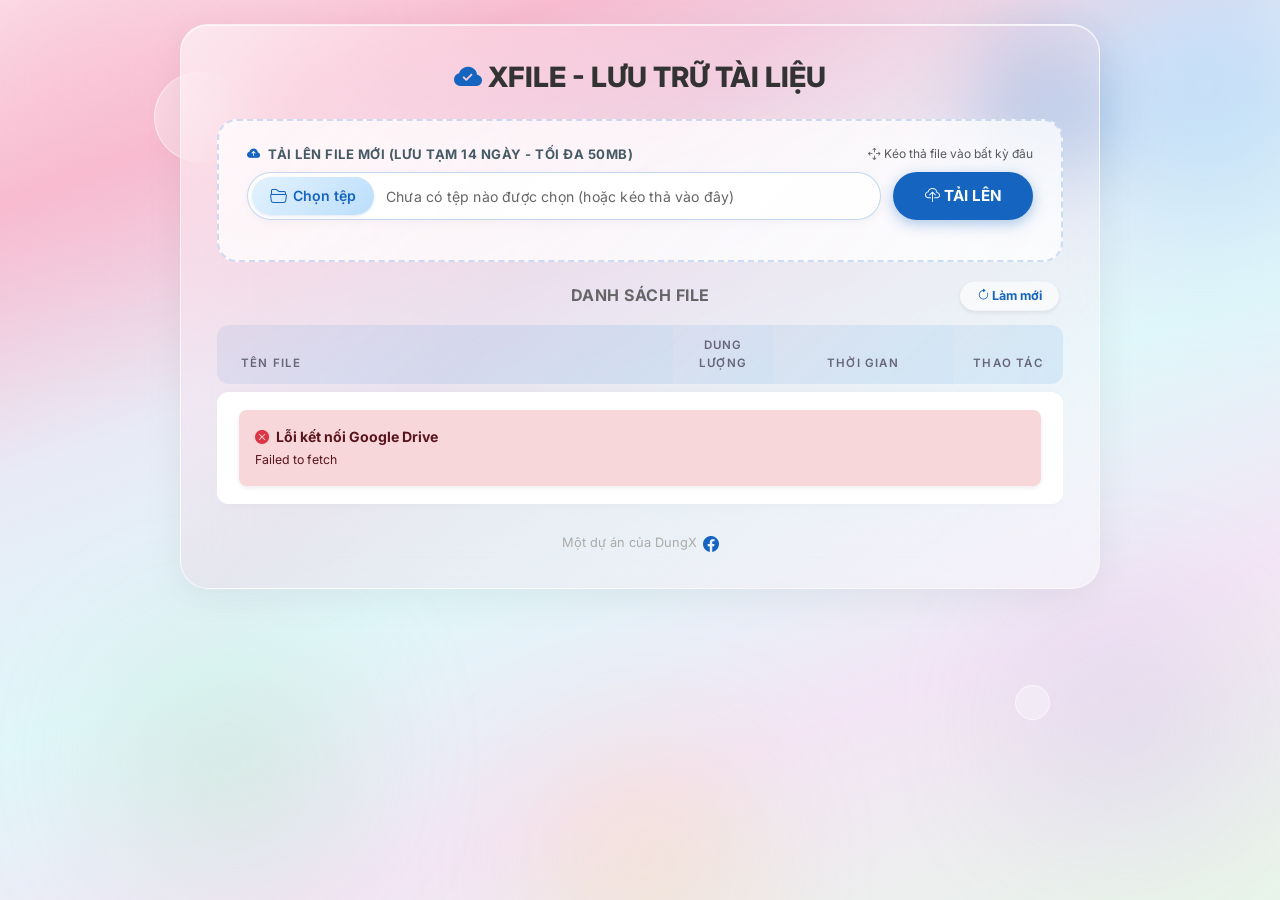
<file: project/upfile/index.html>
<!DOCTYPE html>
<html lang="vi">

<head>
  <base target="_top">
  <meta charset="UTF-8">
  <meta name="viewport" content="width=device-width, initial-scale=1.0, maximum-scale=1.0, user-scalable=no">
  <title>Kho Lưu Trữ File</title>
  <link href="https://fonts.googleapis.com/css2?family=Inter:wght@300;400;500;600;700;800&display=swap"
    rel="stylesheet">
  <link href="https://cdn.jsdelivr.net/npm/bootstrap@5.3.0/dist/css/bootstrap.min.css" rel="stylesheet">
  <link rel="stylesheet" href="https://cdn.jsdelivr.net/npm/bootstrap-icons@1.10.5/font/bootstrap-icons.css">
  <style>
    *,
    *::before,
    *::after {
      box-sizing: border-box;
    }

    body {
      margin: 0;
      padding: 0;
      min-height: 100vh;
      font-family: 'Inter', sans-serif;
      color: #333;
      background: linear-gradient(160deg, #fce4ec 0%, #f8bbd0 15%, #e8eaf6 35%, #e0f7fa 55%, #f3e5f5 75%, #e8f5e9 100%);
      display: flex;
      align-items: flex-start;
      justify-content: center;
      overflow-x: hidden;
      overflow-y: auto;
      position: relative;
    }

    /* Floating blobs (GPU accelerated) */
    .blob {
      position: fixed;
      border-radius: 50%;
      filter: blur(80px);
      opacity: 0.5;
      pointer-events: none;
      z-index: 0;
      transform: translate3d(0, 0, 0);
      will-change: transform;
    }

    .blob-1 {
      width: 320px;
      height: 320px;
      background: #f8bbd0;
      top: -80px;
      left: -60px;
      opacity: 0.45;
    }

    .blob-2 {
      width: 250px;
      height: 250px;
      background: #90caf9;
      top: -40px;
      right: -50px;
      opacity: 0.5;
    }

    .blob-3 {
      width: 200px;
      height: 200px;
      background: #a5d6a7;
      bottom: 40px;
      left: 10%;
      opacity: 0.35;
    }

    .blob-4 {
      width: 140px;
      height: 140px;
      background: #ffcc80;
      bottom: -30px;
      left: 45%;
      opacity: 0.55;
    }

    .blob-5 {
      width: 180px;
      height: 180px;
      background: #b39ddb;
      bottom: 10%;
      right: 5%;
      opacity: 0.3;
    }

    .blob-6 {
      width: 100px;
      height: 100px;
      background: #1565c0;
      top: 60px;
      right: 15%;
      opacity: 0.55;
      filter: blur(40px);
      border-radius: 50%;
    }

    /* Floating circles (GPU accelerated) */
    .circle-deco {
      position: fixed;
      border-radius: 50%;
      pointer-events: none;
      z-index: 1;
      background: rgba(255, 255, 255, 0.35);
      border: 1px solid rgba(255, 255, 255, 0.5);
      will-change: transform;
      transform: translate3d(0, 0, 0);
    }

    .circle-1 {
      width: 90px;
      height: 90px;
      top: 8%;
      left: 12%;
      animation: floatUp 8s ease-in-out infinite;
    }

    .circle-2 {
      width: 50px;
      height: 50px;
      top: 15%;
      left: 25%;
      animation: floatUp 6s ease-in-out infinite 1s;
    }

    .circle-3 {
      width: 35px;
      height: 35px;
      bottom: 20%;
      right: 18%;
      animation: floatUp 7s ease-in-out infinite 2s;
    }

    @keyframes floatUp {

      0%,
      100% {
        transform: translateY(0);
      }

      50% {
        transform: translateY(-18px);
      }
    }

    /* Glass container */
    .glass-container {
      background: linear-gradient(135deg, rgba(255, 255, 255, 0.55) 0%, rgba(248, 187, 208, 0.2) 40%, rgba(255, 255, 255, 0.45) 100%);
      box-shadow: 0 8px 40px rgba(0, 0, 0, 0.06), inset 0 1px 0 rgba(255, 255, 255, 0.7);
      backdrop-filter: blur(30px);
      -webkit-backdrop-filter: blur(30px);
      border-radius: 28px;
      border: 1px solid rgba(255, 255, 255, 0.65);
      padding: 36px;
      width: 100%;
      max-width: 920px;
      margin: 24px 16px;
      position: relative;
      z-index: 10;
    }

    /* Upload card */
    .upload-card {
      background: rgba(255, 255, 255, 0.75);
      border: 2px dashed rgba(21, 101, 192, 0.2);
      border-radius: 20px;
      padding: 24px 28px;
      margin-bottom: 24px;
      transition: all 0.25s ease;
    }

    .upload-card.dragover {
      border-color: #1565c0;
      background: rgba(21, 101, 192, 0.08);
      box-shadow: 0 8px 30px rgba(21, 101, 192, 0.18);
      transform: scale(1.008);
    }

    /* Primary button - matches the blue pill in the image */
    .btn-primary-pill {
      background: #1565c0;
      border: none;
      color: #fff;
      padding: 14px 28px;
      border-radius: 50px;
      width: 100%;
      font-weight: 700;
      font-size: 0.95rem;
      cursor: pointer;
      transition: all 0.25s;
      box-shadow: 0 4px 16px rgba(21, 101, 192, 0.3);
    }

    .btn-primary-pill:hover {
      transform: translateY(-2px);
      box-shadow: 0 8px 24px rgba(21, 101, 192, 0.4);
    }

    .btn-primary-pill:active {
      transform: translateY(0);
    }

    .btn-primary-pill:disabled {
      opacity: 0.6;
      cursor: not-allowed;
      transform: none;
    }

    /* Action buttons */
    .btn-action {
      border: none;
      min-width: 34px;
      height: 34px;
      border-radius: 10px;
      display: inline-flex;
      align-items: center;
      justify-content: center;
      cursor: pointer;
      font-size: 0.85rem;
      transition: all 0.2s;
      text-decoration: none;
    }

    .action-group {
      display: flex;
      gap: 8px;
      align-items: center;
      justify-content: center;
      flex-direction: row;
    }

    .btn-dl {
      background: rgba(21, 101, 192, 0.1);
      color: #1565c0;
    }

    .btn-dl:hover {
      background: #1565c0;
      color: #fff;
    }

    .btn-del {
      background: rgba(255, 152, 0, 0.1);
      color: #f57c00;
    }

    .btn-del:hover {
      background: #f57c00;
      color: #fff;
    }

    /* No inner scroll - page scrolls naturally */
    .file-list-wrap {
      overflow: visible;
    }

    /* Table (desktop) */
    .table-glass {
      border-collapse: separate;
      border-spacing: 0 8px;
      width: 100%;
    }

    .table-glass thead th {
      border: none;
      color: #667;
      font-weight: 600;
      font-size: 0.72rem;
      text-transform: uppercase;
      letter-spacing: 1.2px;
      padding: 12px 16px;
      text-align: center;
      background: linear-gradient(135deg, rgba(21, 101, 192, 0.08), rgba(30, 136, 229, 0.12));
    }

    .table-glass thead th:first-child {
      border-radius: 12px 0 0 12px;
    }

    .table-glass thead th:last-child {
      border-radius: 0 12px 12px 0;
    }

    .table-glass tbody tr {
      background: rgba(255, 255, 255, 0.75);
      box-shadow: 0 1px 8px rgba(0, 0, 0, 0.03);
      transition: all 0.2s;
      border-radius: 12px;
    }

    .table-glass tbody tr:hover {
      background: rgba(21, 101, 192, 0.05);
    }

    .table-glass td {
      border: none;
      padding: 10px 14px;
      vertical-align: middle;
      font-size: 0.88rem;
      text-align: center;
    }

    .table-glass td:first-child {
      border-radius: 12px 0 0 12px;
      text-align: left;
    }

    .table-glass td:last-child {
      border-radius: 0 12px 12px 0;
    }

    .table-glass td:only-child {
      border-radius: 12px;
    }

    .filename-cell {
      padding-left: 20px !important;
      vertical-align: middle;
      max-width: 380px;
    }

    .filename-wrap {
      display: inline-flex;
      align-items: center;
      gap: 10px;
      width: 100%;
      white-space: nowrap;
    }

    .filename-wrap i {
      flex-shrink: 0;
      font-size: 1.25rem;
      display: inline-flex;
      align-items: center;
      line-height: 1;
      margin: 0 !important;
    }

    .filename-wrap .fname {
      white-space: nowrap;
      overflow: hidden;
      text-overflow: ellipsis;
      font-weight: 600;
      color: #2c3e50;
      font-size: 0.9rem;
    }

    /* Mobile cards - compact */
    .file-card {
      background: rgba(255, 255, 255, 0.75);
      border-radius: 16px;
      padding: 16px 18px;
      margin-bottom: 12px;
      box-shadow: 0 1px 8px rgba(0, 0, 0, 0.03);
      display: none;
    }

    .file-card-name {
      font-weight: 600;
      font-size: 0.88rem;
      color: #2c3e50;
      margin-bottom: 8px;
      display: flex;
      align-items: center;
      gap: 10px;
      white-space: nowrap;
      overflow: hidden;
    }

    .file-card-name i {
      flex-shrink: 0;
      font-size: 1.25rem;
      display: inline-flex;
      align-items: center;
      line-height: 1;
      margin: 0 !important;
    }

    .file-card-name .fname {
      white-space: nowrap;
      overflow: hidden;
      text-overflow: ellipsis;
    }

    .file-card-meta {
      display: flex;
      gap: 14px;
      font-size: 0.74rem;
      color: #999;
      margin-bottom: 8px;
    }

    .file-card-actions {
      display: flex;
      flex-direction: row;
      gap: 10px;
    }

    /* Responsive */
    @media(max-width:640px) {
      body {
        align-items: flex-start;
      }

      .glass-container {
        margin: 10px 8px;
        padding: 22px 16px;
        border-radius: 22px;
      }

      .upload-card {
        padding: 20px 14px;
      }

      .page-title {
        font-size: 1.1rem !important;
      }

      .desktop-table {
        display: none !important;
      }

      .file-card {
        display: block !important;
      }

      .mobile-cards {
        display: block !important;
      }

      .blob {
        opacity: 0.3;
      }
    }

    @media(min-width:641px) {
      .mobile-cards {
        display: none !important;
      }
    }

    /* Misc */
    .section-header {
      display: flex;
      justify-content: center;
      align-items: center;
      margin-bottom: 12px;
      padding: 0 4px;
      position: relative;
    }

    .section-header .btn-refresh {
      position: absolute;
      right: 4px;
      top: 50%;
      transform: translateY(-50%);
    }

    .badge-count {
      background: #1565c0;
      color: #fff;
      font-size: 0.68rem;
      font-weight: 700;
      padding: 3px 10px;
      border-radius: 20px;
      margin-left: 8px;
    }

    .empty-state {
      text-align: center;
      padding: 40px 20px;
      color: #bbb;
    }

    .empty-state i {
      font-size: 2.5rem;
      margin-bottom: 10px;
      display: block;
      opacity: 0.4;
    }

    .footer-text {
      text-align: center;
      margin-top: 8px;
      margin-bottom: 0;
      color: #aaa;
      font-size: 0.8rem;
      display: flex;
      align-items: center;
      justify-content: center;
      gap: 6px;
      line-height: 1;
    }

    .footer-text a {
      color: #1565c0;
      font-size: 1rem;
      transition: opacity 0.2s;
      text-decoration: none;
      display: inline-flex;
    }

    .footer-text a:hover {
      opacity: 0.7;
    }

    .upload-controls-row {
      display: flex;
      gap: 12px;
      align-items: center;
      width: 100%;
    }

    /* Custom File Picker Component (Thay thế hoàn toàn input file mặc định) */
    .custom-file-picker {
      flex: 1 1 auto;
      min-width: 0;
      height: 48px;
      background: rgba(255, 255, 255, 0.9);
      border: 1.5px solid rgba(21, 101, 192, 0.25);
      border-radius: 50px;
      padding: 0 16px 0 4px;
      display: flex;
      align-items: center;
      gap: 12px;
      cursor: pointer;
      transition: all 0.25s ease;
      box-shadow: 0 2px 8px rgba(0, 0, 0, 0.04);
      user-select: none;
      box-sizing: border-box;
    }

    .custom-file-picker:hover {
      border-color: #1565c0;
      background: #ffffff;
      box-shadow: 0 4px 16px rgba(21, 101, 192, 0.18);
      transform: translateY(-1px);
    }

    .picker-btn {
      flex: 0 0 auto;
      height: 38px;
      background: linear-gradient(135deg, #e3f2fd, #bbdefb);
      color: #1565c0;
      font-weight: 600;
      font-size: 0.88rem;
      padding: 0 18px;
      border-radius: 50px;
      display: inline-flex;
      align-items: center;
      justify-content: center;
      gap: 6px;
      line-height: 1;
      margin: 0;
      box-shadow: 0 1px 3px rgba(21, 101, 192, 0.15);
      transition: all 0.25s ease;
    }

    .picker-btn i {
      font-size: 1.05rem;
      line-height: 1;
      margin: 0 !important;
      display: inline-flex;
      align-items: center;
    }

    .custom-file-picker:hover .picker-btn {
      background: linear-gradient(135deg, #1565c0, #1976d2);
      color: #ffffff;
    }

    .picker-text {
      flex: 1 1 auto;
      min-width: 0;
      font-size: 0.88rem;
      color: #666;
      letter-spacing: 0.2px;
    }

    .picker-text.has-files {
      color: #1565c0;
      font-weight: 600;
    }

    .picker-clear-btn {
      flex: 0 0 auto;
      border: none;
      background: transparent;
      color: #999;
      padding: 2px;
      cursor: pointer;
      display: inline-flex;
      align-items: center;
      font-size: 1.15rem;
      transition: color 0.2s ease, transform 0.2s ease;
    }

    .picker-clear-btn:hover {
      color: #d32f2f;
      transform: scale(1.15);
    }

    #btnUpload {
      flex: 0 0 auto;
      width: auto;
      min-width: 140px;
      height: 48px;
      padding: 0 24px;
      white-space: nowrap;
      display: inline-flex;
      align-items: center;
      justify-content: center;
      border-radius: 50px;
      font-size: 0.95rem;
      box-shadow: 0 4px 14px rgba(21, 101, 192, 0.35);
    }

    @media (max-width: 576px) {
      .upload-controls-row {
        flex-direction: column;
        align-items: stretch;
      }
      #btnUpload {
        width: 100%;
      }
    }

    @keyframes fadeUp {
      from {
        opacity: 0;
        transform: translateY(16px);
      }

      to {
        opacity: 1;
        transform: translateY(0);
      }
    }

    .fade-up {
      animation: fadeUp 0.5s ease forwards;
    }
  </style>
</head>

<body>
  <!-- Decorative blobs -->
  <div class="blob blob-1"></div>
  <div class="blob blob-2"></div>
  <div class="blob blob-3"></div>
  <div class="blob blob-4"></div>
  <div class="blob blob-5"></div>
  <div class="blob blob-6"></div>
  <div class="circle-deco circle-1"></div>
  <div class="circle-deco circle-2"></div>
  <div class="circle-deco circle-3"></div>

  <div class="glass-container fade-up">
    <div class="text-center mb-4">
      <h3 class="page-title" style="font-weight:800;color:#333;margin:0;">
        <i class="bi bi-cloud-check-fill" style="color:#1565c0;"></i> XFILE - LƯU TRỮ TÀI LIỆU
      </h3>
    </div>

    <!-- UPLOAD -->
    <div class="upload-card" id="dropZone">
      <div class="d-flex justify-content-between align-items-center mb-2">
        <label class="form-label fw-bold mb-0" style="font-size:0.82rem;letter-spacing:0.5px;color:#455a64;">
          <i class="bi bi-cloud-arrow-up-fill me-1" style="color:#1565c0;"></i> TẢI LÊN FILE MỚI (LƯU TẠM 14 NGÀY - TỐI ĐA 50MB)
        </label>
        <span class="text-muted small d-none d-sm-inline" style="font-size:0.75rem;"><i class="bi bi-arrows-move me-1"></i>Kéo thả file vào bất kỳ đâu</span>
      </div>
      <div class="upload-controls-row">
        <!-- Native file input (ẩn hoàn toàn để chặn 100% tooltip mặc định của trình duyệt) -->
        <input type="file" id="fileInput" class="d-none" multiple>

        <!-- Custom styled file picker -->
        <div class="custom-file-picker" id="customFilePicker" onclick="document.getElementById('fileInput').click()" title="Nhấn để chọn file">
          <div class="picker-btn">
            <i class="bi bi-folder2-open me-1"></i> Chọn tệp
          </div>
          <div class="picker-text text-truncate" id="pickerText">
            Chưa có tệp nào được chọn (hoặc kéo thả vào đây)
          </div>
          <button type="button" class="picker-clear-btn d-none" id="pickerClearBtn" onclick="clearSelectedFiles(event)" title="Hủy chọn">
            <i class="bi bi-x-circle-fill"></i>
          </button>
        </div>

        <button onclick="handleUploadBatch()" class="btn-primary-pill" id="btnUpload">
          <i class="bi bi-cloud-upload me-1"></i>TẢI LÊN
        </button>
      </div>
      <div id="progressContainer" class="mt-3" style="display:none;">
        <div class="d-flex justify-content-between small mb-2">
          <span id="progressText" class="fw-bold text-primary">Đang tải...</span>
          <span id="currentFileName" class="text-secondary fst-italic text-truncate" style="max-width:50%;"></span>
        </div>
        <div class="progress" style="height:6px;border-radius:10px;background:rgba(0,0,0,0.06);overflow:hidden;">
          <div id="progressBar" class="progress-bar progress-bar-striped progress-bar-animated" role="progressbar"
            style="width:0%;background:linear-gradient(90deg,#1565c0,#42a5f5);transition:width 0.3s;border-radius:10px;"></div>
        </div>
      </div>
      <div id="status" class="mt-3"></div>
    </div>

    <!-- FILE LIST -->
    <div class="section-header">
      <h6 class="m-0 fw-bold" style="font-size:1rem;letter-spacing:0.5px;color:#666;">
        DANH SÁCH FILE <span id="fileCount" class="badge-count" style="display:none;">0</span>
      </h6>
      <button onclick="loadFiles()" class="btn btn-light btn-sm shadow-sm fw-bold rounded-pill px-3 btn-refresh"
        style="font-size:0.78rem;color:#1565c0;">
        <i class="bi bi-arrow-clockwise"></i> Làm mới
      </button>
    </div>

    <div class="file-list-wrap">
      <div class="table-responsive" style="overflow-x:auto;-webkit-overflow-scrolling:touch;">
        <table class="table table-glass desktop-table">
          <thead>
            <tr>
              <th style="text-align:left;padding-left:24px;">Tên File</th>
              <th style="width:100px;text-align:center;">Dung lượng</th>
              <th style="width:180px;text-align:center;">Thời gian</th>
              <th style="width:110px;text-align:center;">Thao tác</th>
            </tr>
          </thead>
          <tbody id="fileTableBody"></tbody>
        </table>
      </div>
      <div class="mobile-cards" id="fileCardContainer"></div>
    </div>

    <div class="footer-text">Một dự án của DungX <a href="https://www.facebook.com/tangocdungx" target="_blank"
        title="Facebook"><i class="bi bi-facebook"></i></a></div>
  </div>

  <script>
    // --- CẤU HÌNH API ---
    // Dán URL Web App bạn nhận được sau khi Deploy Google Apps Script vào đây:
    const API_URL = "https://script.google.com/macros/s/AKfycbwhoBwBvunUxUZmhGtQEicOOSiCHdMh6X06BGqI-KYLUm-tE7H8eBMtFgGdIH5SbXug/exec";

    window.onload = function () {
      loadFiles();
      setupDragDrop();
      setupFilePicker();
    };

    function checkConfig() {
      if (!API_URL || API_URL.includes("DÁN_URL")) {
        return false;
      }
      return true;
    }

    /* Quản lý Custom File Picker (Không dùng tooltip và nút mặc định của trình duyệt) */
    function setupFilePicker() {
      var input = document.getElementById('fileInput');
      if (input) {
        input.addEventListener('change', updateFilePickerUI);
      }
    }

    function updateFilePickerUI() {
      var input = document.getElementById('fileInput');
      var textEl = document.getElementById('pickerText');
      var clearBtn = document.getElementById('pickerClearBtn');
      if (!input || !textEl) return;
      var files = input.files;

      if (!files || files.length === 0) {
        textEl.innerHTML = '<span class="text-muted">Chưa có tệp nào được chọn (hoặc kéo thả vào đây)</span>';
        textEl.classList.remove('has-files');
        if (clearBtn) clearBtn.classList.add('d-none');
      } else if (files.length === 1) {
        var sz = (files[0].size / 1024 / 1024).toFixed(2);
        var icon = getFileIcon(files[0].name);
        textEl.innerHTML = '<span class="d-inline-flex align-items-center gap-2 text-truncate" style="max-width:100%;white-space:nowrap;">'
          + icon
          + '<span class="text-truncate fw-semibold" style="color:#1565c0;">' + files[0].name + '</span>'
          + '<small class="text-muted flex-shrink-0 ms-1">(' + sz + ' MB)</small>'
          + '</span>';
        textEl.classList.add('has-files');
        if (clearBtn) clearBtn.classList.remove('d-none');
      } else {
        var totalSize = 0;
        for (var i = 0; i < files.length; i++) totalSize += files[i].size;
        var totalSzMb = (totalSize / 1024 / 1024).toFixed(2);
        textEl.innerHTML = '<span class="d-inline-flex align-items-center gap-2 text-truncate" style="max-width:100%;white-space:nowrap;">'
          + '<i class="bi bi-collection-fill text-primary"></i>'
          + '<span class="text-truncate fw-semibold" style="color:#1565c0;">Đã chọn ' + files.length + ' tệp</span>'
          + '<small class="text-muted flex-shrink-0 ms-1">(' + totalSzMb + ' MB)</small>'
          + '</span>';
        textEl.classList.add('has-files');
        if (clearBtn) clearBtn.classList.remove('d-none');
      }
    }

    function clearSelectedFiles(e) {
      if (e) e.stopPropagation();
      var input = document.getElementById('fileInput');
      if (input) input.value = "";
      updateFilePickerUI();
    }

    function setupDragDrop() {
      var dz = document.getElementById('dropZone');
      ['dragenter', 'dragover'].forEach(function (ev) {
        dz.addEventListener(ev, function (e) { e.preventDefault(); dz.classList.add('dragover'); });
      });
      ['dragleave', 'drop'].forEach(function (ev) {
        dz.addEventListener(ev, function (e) { e.preventDefault(); dz.classList.remove('dragover'); });
      });
      dz.addEventListener('drop', function (e) {
        if (e.dataTransfer.files.length > 0) {
          document.getElementById('fileInput').files = e.dataTransfer.files;
          updateFilePickerUI();
        }
      });
    }

    async function handleUploadBatch() {
      if (!checkConfig()) {
        alert("Chưa cấu hình API_URL! Vui lòng mở file index.html và dán link Web App của Google Apps Script.");
        return;
      }
      var fileInput = document.getElementById('fileInput');
      var files = fileInput.files;
      if (files.length === 0) { alert("Chưa chọn file!"); return; }
      var btn = document.getElementById('btnUpload');
      var pc = document.getElementById('progressContainer');
      var pb = document.getElementById('progressBar');
      var pt = document.getElementById('progressText');
      var cf = document.getElementById('currentFileName');
      var st = document.getElementById('status');
      btn.disabled = true;
      btn.innerHTML = '<span class="spinner-border spinner-border-sm me-1"></span>Đang tải...';
      pc.style.display = 'block'; st.innerHTML = "";
      var total = files.length, ok = 0, fail = 0, failed = [];
      for (var i = 0; i < total; i++) {
        cf.innerHTML = '<span class="d-inline-flex align-items-center gap-1 text-truncate" style="max-width:100%;white-space:nowrap;">'
          + getFileIcon(files[i].name)
          + '<span class="text-truncate">' + files[i].name + '</span>'
          + '</span>';
        try {
          await uploadSingleFilePromise(files[i]);
          ok++;
        } catch (err) {
          fail++;
          failed.push(files[i].name + " (" + err + ")");
        }
        pb.style.width = Math.round(((i + 1) / total) * 100) + "%";
        pt.innerText = 'Hoàn thành ' + (i + 1) + '/' + total;
      }
      btn.disabled = false;
      btn.innerHTML = '<i class="bi bi-cloud-upload me-1"></i>TẢI LÊN';
      cf.innerText = ""; pc.style.display = 'none'; pb.style.width = "0%"; 
      fileInput.value = "";
      updateFilePickerUI();
      loadFiles();
      if (fail === 0) {
        st.innerHTML = '<div class="alert alert-success border-0 shadow-sm rounded-3 py-2 px-3" style="font-size:0.88rem;">✅ Đã tải lên ' + ok + ' file thành công!</div>';
        setTimeout(function () { st.innerHTML = ""; }, 4000);
      } else {
        var el = failed.map(function (n) { return '<li>' + n + '</li>'; }).join('');
        st.innerHTML = '<div class="alert alert-warning border-0 shadow-sm rounded-3 py-2 px-3" style="font-size:0.88rem;">⚠️ Lỗi ' + fail + ' file:<ul class="mt-2 mb-0 text-danger small">' + el + '</ul></div>';
      }
    }

    function uploadSingleFilePromise(file) {
      return new Promise(function (resolve, reject) {
        if (file.size > 50 * 1024 * 1024) { reject("File '" + file.name + "' vượt quá 50MB"); return; }
        var r = new FileReader();
        r.onerror = function () { reject("Không thể đọc file: " + file.name); };
        r.onload = async function () {
          try {
            var payload = {
              action: "upload",
              data: r.result,
              name: file.name,
              type: file.type || "application/octet-stream"
            };
            // Dùng text/plain để tránh CORS preflight OPTIONS request bị chặn trên GAS
            var response = await fetch(API_URL, {
              method: "POST",
              headers: { "Content-Type": "text/plain;charset=utf-8" },
              body: JSON.stringify(payload)
            });
            var res = await response.json();
            if (res.status === "success") {
              resolve(res.data);
            } else {
              reject(res.message || "Lỗi tải file lên Drive");
            }
          } catch (err) {
            reject(err.message || "Lỗi kết nối");
          }
        };
        r.readAsDataURL(file);
      });
    }

    function getFileIcon(name) {
      if (!name) return '<i class="bi bi-file-earmark-fill me-2" style="color:#1565c0;"></i>';
      var ext = name.split('.').pop().toLowerCase();
      switch (ext) {
        case 'pdf':
          return '<i class="bi bi-file-earmark-pdf-fill me-2" style="color:#e53935;"></i>';
        case 'xlsx':
        case 'xls':
        case 'csv':
          return '<i class="bi bi-file-earmark-excel-fill me-2" style="color:#2e7d32;"></i>';
        case 'docx':
        case 'doc':
          return '<i class="bi bi-file-earmark-word-fill me-2" style="color:#1565c0;"></i>';
        case 'pptx':
        case 'ppt':
          return '<i class="bi bi-file-earmark-ppt-fill me-2" style="color:#d84315;"></i>';
        case 'png':
        case 'jpg':
        case 'jpeg':
        case 'gif':
        case 'webp':
        case 'svg':
          return '<i class="bi bi-file-earmark-image-fill me-2" style="color:#f57c00;"></i>';
        case 'zip':
        case 'rar':
        case '7z':
        case 'tar':
        case 'gz':
          return '<i class="bi bi-file-earmark-zip-fill me-2" style="color:#7b1fa2;"></i>';
        case 'mp4':
        case 'mkv':
        case 'mov':
        case 'avi':
          return '<i class="bi bi-file-earmark-play-fill me-2" style="color:#00897b;"></i>';
        case 'mp3':
        case 'wav':
        case 'flac':
          return '<i class="bi bi-file-earmark-music-fill me-2" style="color:#00acc1;"></i>';
        case 'js':
        case 'html':
        case 'css':
        case 'json':
        case 'py':
        case 'gs':
          return '<i class="bi bi-file-earmark-code-fill me-2" style="color:#3949ab;"></i>';
        default:
          return '<i class="bi bi-file-earmark-text-fill me-2" style="color:#1565c0;"></i>';
      }
    }

    function formatDateTime(dateStr) {
      if (!dateStr) return '';
      var str = String(dateStr).trim();

      // Nếu đã có định dạng chuẩn "HH:mm - dd/MM/yyyy"
      if (/^\d{2}:\d{2}\s*-\s*\d{2}\/\d{2}\/\d{4}$/.test(str)) {
        return str;
      }

      // Xử lý chuỗi toLocaleString từ GAS như "13:51:15 2/11/2026" hoặc "2/11/2026, 13:51:15"
      var parts = str.split(/[\s,]+/);
      if (parts.length >= 2) {
        var timePart = parts[0].includes(':') ? parts[0] : parts[1];
        var datePart = parts[0].includes(':') ? parts[1] : parts[0];
        if (timePart && datePart) {
          var timeSub = timePart.split(':').slice(0, 2).join(':');
          var dParts = datePart.split('/');
          if (dParts.length === 3) {
            var day = dParts[0].padStart(2, '0');
            var month = dParts[1].padStart(2, '0');
            var year = dParts[2];
            return timeSub + ' - ' + day + '/' + month + '/' + year;
          }
          return timeSub + ' - ' + datePart;
        }
      }

      // Thử parse qua Date object nếu có dạng ISO
      var d = new Date(str);
      if (!isNaN(d.getTime())) {
        var hh = String(d.getHours()).padStart(2, '0');
        var mm = String(d.getMinutes()).padStart(2, '0');
        var dd = String(d.getDate()).padStart(2, '0');
        var mo = String(d.getMonth() + 1).padStart(2, '0');
        var yyyy = d.getFullYear();
        return hh + ':' + mm + ' - ' + dd + '/' + mo + '/' + yyyy;
      }

      return str;
    }

    async function loadFiles() {
      var tb = document.getElementById('fileTableBody');
      var cc = document.getElementById('fileCardContainer');
      var cb = document.getElementById('fileCount');

      if (!checkConfig()) {
        var notice = '<div class="alert alert-warning border-0 shadow-sm rounded-3 p-3 text-start m-2">' +
          '<div class="fw-bold mb-1"><i class="bi bi-exclamation-triangle-fill me-1 text-warning"></i> Chưa liên kết API Google Apps Script</div>' +
          '<div class="small text-muted">Vui lòng Deploy Google Apps Script dưới dạng Web App và dán URL vào biến <code>API_URL</code> trong file <code>index.html</code>.</div>' +
          '</div>';
        tb.innerHTML = '<tr><td colspan="4">' + notice + '</td></tr>';
        cc.innerHTML = notice;
        cb.style.display = 'none';
        return;
      }

      tb.innerHTML = '<tr><td colspan="4" class="text-center p-4"><div class="spinner-border text-primary"></div></td></tr>';
      cc.innerHTML = '<div class="text-center p-4"><div class="spinner-border text-primary"></div></div>';

      try {
        var response = await fetch(API_URL + "?action=list");
        var res = await response.json();

        if (res.status !== "success") {
          throw new Error(res.message || "Không thể tải danh sách");
        }

        var files = res.data || [];
        var th = "", ch = "", cnt = 0;
        if (files.length === 0) {
          var em = '<div class="empty-state"><i class="bi bi-inbox"></i>Chưa có file nào</div>';
          tb.innerHTML = '<tr><td colspan="4">' + em + '</td></tr>';
          cc.innerHTML = em;
          cb.style.display = 'none';
        } else {
          files.forEach(function (f) {
            if (f.isTrashed) return;
            cnt++;
            var dateDisplay = formatDateTime(f.date);
            var iconHtml = getFileIcon(f.name);
            th += '<tr><td class="filename-cell ps-4"><div class="filename-wrap">' + iconHtml + '<span class="fname" title="' + f.name + '">' + f.name + '</span></div></td>'
              + '<td class="text-muted small text-center">' + f.size + '</td>'
              + '<td class="text-muted small text-center" style="white-space:nowrap;font-size:0.83rem;"><i class="bi bi-clock me-1 text-primary"></i>' + dateDisplay + '</td>'
              + '<td><div class="action-group">'
              + '<a href="' + f.url + '" target="_blank" class="btn-action btn-dl" title="Tải xuống"><i class="bi bi-download"></i></a>'
              + '<button onclick="deleteOneFile(\'' + f.id + '\',this)" class="btn-action btn-del" title="Xóa file"><i class="bi bi-trash"></i></button>'
              + '</div></td></tr>';
            ch += '<div class="file-card">'
              + '<div class="file-card-name">' + iconHtml + '<span class="fname" title="' + f.name + '">' + f.name + '</span></div>'
              + '<div class="file-card-meta"><span><i class="bi bi-hdd me-1"></i>' + f.size + '</span><span><i class="bi bi-clock me-1"></i>' + dateDisplay + '</span></div>'
              + '<div class="file-card-actions">'
              + '<a href="' + f.url + '" target="_blank" class="btn-action btn-dl"><i class="bi bi-download me-1"></i>Tải</a>'
              + '<button onclick="deleteOneFile(\'' + f.id + '\',this)" class="btn-action btn-del"><i class="bi bi-trash me-1"></i>Xóa</button>'
              + '</div></div>';
          });
          tb.innerHTML = th;
          cc.innerHTML = ch;
          cb.textContent = cnt;
          cb.style.display = cnt > 0 ? 'inline' : 'none';
        }
      } catch (err) {
        var errHtml = '<div class="alert alert-danger border-0 shadow-sm rounded-3 p-3 text-start m-2">' +
          '<div class="fw-bold mb-1"><i class="bi bi-x-circle-fill me-1 text-danger"></i> Lỗi kết nối Google Drive</div>' +
          '<div class="small">' + err.message + '</div>' +
          '</div>';
        tb.innerHTML = '<tr><td colspan="4">' + errHtml + '</td></tr>';
        cc.innerHTML = errHtml;
        cb.style.display = 'none';
      }
    }

    async function deleteOneFile(id, el) {
      if (!confirm("Xác nhận xóa?")) return;
      var origHtml = "";
      if (el) {
        origHtml = el.innerHTML;
        el.innerHTML = '<span class="spinner-border spinner-border-sm"></span>';
        el.disabled = true;
      }
      try {
        var payload = {
          action: "delete",
          fileId: id
        };
        var response = await fetch(API_URL, {
          method: "POST",
          headers: { "Content-Type": "text/plain;charset=utf-8" },
          body: JSON.stringify(payload)
        });
        var res = await response.json();
        if (res.status === "success") {
          loadFiles();
        } else {
          alert("Lỗi xóa file: " + (res.message || "Không thể xóa"));
          if (el) { el.innerHTML = origHtml; el.disabled = false; }
        }
      } catch (err) {
        alert("Lỗi kết nối: " + err.message);
        if (el) { el.innerHTML = origHtml; el.disabled = false; }
      }
    }
  </script>
</body>

</html>
</file>
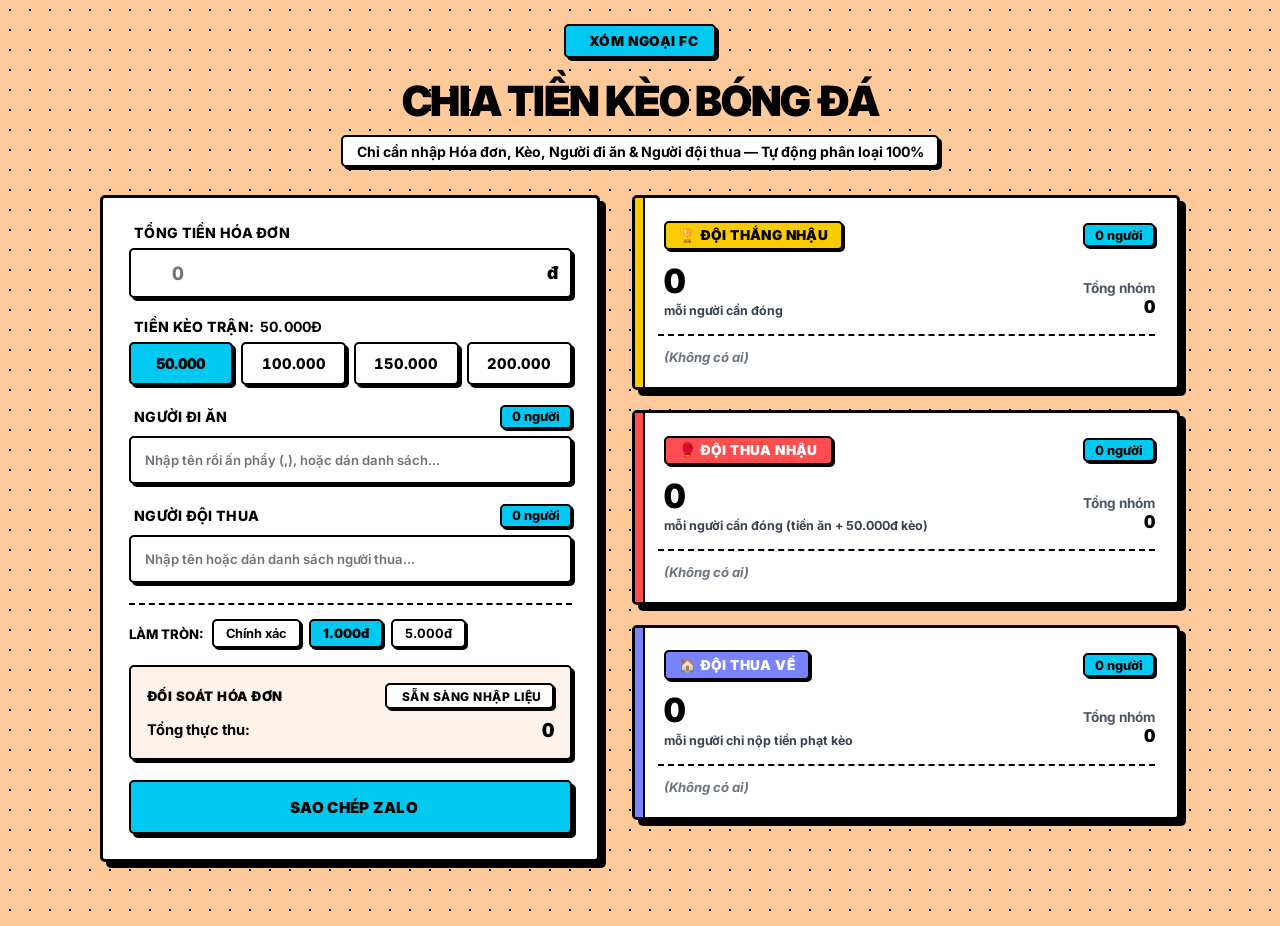
<file: project/share-bill.html>
<!DOCTYPE html>
<html lang="vi">

<head>
  <meta charset="UTF-8" />
  <meta http-equiv="X-UA-Compatible" content="IE=edge" />
  <meta name="viewport" content="width=device-width, initial-scale=1.0" />
  <title>Chia Tiền Kèo Đá Bóng | by DungX</title>
  <meta name="description"
    content="Công cụ chia tiền hóa đơn ăn nhậu sau trận bóng đá: tự động phân loại Đội Thắng, Đội Thua đi ăn và Đội Thua vắng mặt chỉ từ danh sách người đi ăn và người đội thua." />
  <meta name="author" content="Tạ Ngọc Dũng" />
  <link rel="canonical" href="https://ngocdungx.github.io/project/share-bill.html" />

  <!-- Open Graph / Facebook / Zalo -->
  <meta property="og:type" content="website" />
  <meta property="og:site_name" content="Tạ Ngọc Dũng Portfolio & Mini Apps" />
  <meta property="og:locale" content="vi_VN" />
  <meta property="og:url" content="https://ngocdungx.github.io/project/share-bill.html" />
  <meta property="og:title" content="Chia Tiền Kèo Đá Bóng | by DungX" />
  <meta property="og:description"
    content="Công cụ chia tiền hóa đơn ăn nhậu sau trận bóng đá: tự động phân loại Đội Thắng, Đội Thua đi ăn và Đội Thua vắng mặt nhanh chóng, chính xác." />
  <meta property="og:image" content="https://ngocdungx.github.io/assets/img/og-cover.png" />
  <meta property="og:image:width" content="1200" />
  <meta property="og:image:height" content="630" />

  <!-- X / Twitter -->
  <meta name="twitter:card" content="summary_large_image" />
  <meta name="twitter:url" content="https://ngocdungx.github.io/project/share-bill.html" />
  <meta name="twitter:title" content="Chia Tiền Kèo Đá Bóng | by DungX" />
  <meta name="twitter:description"
    content="Công cụ chia tiền kèo bóng đá tự động phân loại Đội Thắng, Đội Thua đi ăn và Đội Thua vắng mặt." />
  <meta name="twitter:image" content="https://ngocdungx.github.io/assets/img/og-cover.png" />

  <!-- Google Font: Inter -->
  <link rel="preconnect" href="https://fonts.googleapis.com">
  <link rel="preconnect" href="https://fonts.gstatic.com" crossorigin>
  <link href="https://fonts.googleapis.com/css2?family=Inter:wght@400;500;600;700;800;900&display=swap" rel="stylesheet">

  <!-- Unicons -->
  <link rel="stylesheet" href="https://unicons.iconscout.com/release/v4.0.0/css/line.css" />

  <style>
    /* Neobrutalism duotone palette: cyan */
    :root {
      --background: hsl(28, 100%, 80%);
      --secondary-background: #ffffff;
      --foreground: #000000;
      --main-foreground: #000000;
      --main: hsl(190, 100%, 47%);
      --border: #000000;
      --ring: #000000;
      --overlay: rgba(0, 0, 0, 0.8);
      --shadow: 4px 4px 0px 0px var(--border);
      --chart-1: #00C8F0;
      --chart-2: #FF7A05;
      --chart-3: #7A83FF;
      --chart-4: #FF4D50;
      --chart-5: #FACC00;
      --chart-active-dot: #000;

      --spacing-boxShadowX: 4px;
      --spacing-boxShadowY: 4px;
      --radius-base: 5px;
      --font-weight-base: 500;
      --font-weight-heading: 800;

      /* Team specific Neobrutalism accents */
      --win-accent: var(--chart-5);
      --win-chip-bg: #fef08a;

      --lose-eat-accent: var(--chart-4);
      --lose-eat-chip-bg: #fed7aa;

      --lose-home-accent: var(--chart-3);
      --lose-home-chip-bg: #e0e7ff;
    }

    * {
      margin: 0;
      padding: 0;
      box-sizing: border-box;
      font-family: 'Inter', -apple-system, BlinkMacSystemFont, 'Segoe UI', Roboto, sans-serif;
      -webkit-font-smoothing: antialiased;
    }

    body {
      min-height: 100vh;
      background-color: var(--background);
      background-image: radial-gradient(var(--border) 1.2px, transparent 1.2px);
      background-size: 20px 20px;
      color: var(--foreground);
      padding: 1.5rem 1rem 4rem;
      display: flex;
      flex-direction: column;
      align-items: center;
    }

    .num-font {
      font-family: 'Inter', sans-serif;
      font-variant-numeric: tabular-nums;
      font-weight: 800;
    }

    /* Header Nav */
    .header-top {
      width: 100%;
      max-width: 1080px;
      display: flex;
      align-items: center;
      justify-content: center;
      margin-bottom: 1.2rem;
    }

    .brand-badge {
      font-size: 0.85rem;
      font-weight: 900;
      color: var(--main-foreground);
      background: var(--main);
      padding: 0.45rem 1rem;
      border-radius: var(--radius-base);
      border: 2.5px solid var(--border);
      box-shadow: 3px 3px 0px 0px var(--border);
      display: inline-flex;
      align-items: center;
      gap: 0.45rem;
      text-transform: uppercase;
      letter-spacing: 0.04em;
    }

    .main-title {
      text-align: center;
      margin-bottom: 1.75rem;
    }

    .main-title h1 {
      font-size: clamp(1.8rem, 3.8vw, 2.6rem);
      font-weight: 900;
      letter-spacing: -0.03em;
      color: var(--foreground);
      text-transform: uppercase;
      line-height: 1.15;
    }

    .main-title p {
      font-size: 0.88rem;
      font-weight: 700;
      color: var(--foreground);
      background: var(--secondary-background);
      border: 2px solid var(--border);
      box-shadow: 3px 3px 0px 0px var(--border);
      border-radius: var(--radius-base);
      display: inline-block;
      padding: 0.35rem 0.85rem;
      margin-top: 0.6rem;
    }

    /* Main Container */
    .calculator-wrapper {
      width: 100%;
      max-width: 1080px;
      display: grid;
      grid-template-columns: 1fr;
      gap: 1.5rem;
    }

    @media (min-width: 900px) {
      .calculator-wrapper {
        grid-template-columns: 1.05fr 1.15fr;
        gap: 2rem;
        align-items: start;
      }
    }

    /* Left Panel Card: Input Section */
    .panel-card {
      background: var(--secondary-background);
      border: 3px solid var(--border);
      border-radius: var(--radius-base);
      padding: 1.6rem;
      box-shadow: 6px 6px 0px 0px var(--border);
    }

    .form-group {
      margin-bottom: 1.25rem;
    }

    .form-label-row {
      display: flex;
      justify-content: space-between;
      align-items: center;
      margin-bottom: 0.45rem;
    }

    .form-label {
      font-size: 0.88rem;
      font-weight: 800;
      color: var(--foreground);
      display: flex;
      align-items: center;
      gap: 0.35rem;
      text-transform: uppercase;
      letter-spacing: 0.02em;
    }

    .member-count-badge {
      font-size: 0.8rem;
      font-weight: 800;
      color: var(--foreground);
      background: var(--chart-1);
      border: 2px solid var(--border);
      box-shadow: 2px 2px 0px 0px var(--border);
      padding: 0.15rem 0.6rem;
      border-radius: var(--radius-base);
    }

    .input-wrapper {
      position: relative;
      display: flex;
      align-items: center;
    }

    .input-icon {
      position: absolute;
      left: 14px;
      color: var(--foreground);
      font-size: 1.25rem;
      pointer-events: none;
      font-weight: 700;
    }

    .input-unit {
      position: absolute;
      right: 14px;
      color: var(--foreground);
      font-size: 1.1rem;
      font-weight: 900;
      pointer-events: none;
    }

    .form-control {
      width: 100%;
      background: var(--secondary-background);
      border: 2.5px solid var(--border);
      border-radius: var(--radius-base);
      box-shadow: 3px 3px 0px 0px var(--border);
      padding: 0.75rem 2.5rem 0.75rem 2.6rem;
      color: var(--foreground);
      font-size: 1.15rem;
      font-weight: 800;
      transition: all 0.15s ease;
    }

    .form-control:focus {
      outline: none;
      background: var(--secondary-background);
      border-color: var(--border);
      box-shadow: 5px 5px 0px 0px var(--border);
      transform: translate(-1px, -1px);
    }

    /* Kèo trận Buttons */
    .penalty-grid {
      display: grid;
      grid-template-columns: repeat(4, 1fr);
      gap: 0.5rem;
    }

    .penalty-btn {
      background: var(--secondary-background);
      border: 2.5px solid var(--border);
      box-shadow: 3px 3px 0px 0px var(--border);
      color: var(--foreground);
      padding: 0.65rem 0.25rem;
      border-radius: var(--radius-base);
      font-size: 0.92rem;
      font-weight: 800;
      cursor: pointer;
      text-align: center;
      transition: all 0.15s ease;
      user-select: none;
    }

    .penalty-btn:hover {
      background: #fdf2e9;
      transform: translate(-1px, -1px);
      box-shadow: 4px 4px 0px 0px var(--border);
    }

    .penalty-btn:active {
      transform: translate(2px, 2px);
      box-shadow: 1px 1px 0px 0px var(--border);
    }

    .penalty-btn.active {
      background: var(--main);
      color: var(--main-foreground);
      box-shadow: 3px 3px 0px 0px var(--border);
      font-weight: 900;
    }

    /* Tag Input Container */
    .tags-container {
      display: flex;
      flex-wrap: wrap;
      align-items: center;
      gap: 0.4rem;
      background: var(--secondary-background);
      border: 2.5px solid var(--border);
      border-radius: var(--radius-base);
      box-shadow: 3px 3px 0px 0px var(--border);
      padding: 0.45rem 0.6rem;
      min-height: 48px;
      cursor: text;
      transition: all 0.15s ease;
    }

    .tags-container:focus-within {
      box-shadow: 5px 5px 0px 0px var(--border);
      transform: translate(-1px, -1px);
    }

    .chips-list {
      display: contents;
    }

    .name-chip {
      display: inline-flex;
      align-items: center;
      gap: 0.35rem;
      font-size: 0.82rem;
      font-weight: 800;
      padding: 0.25rem 0.6rem;
      border-radius: var(--radius-base);
      border: 2px solid var(--border);
      box-shadow: 2px 2px 0px 0px var(--border);
      user-select: none;
      transition: all 0.15s ease;
      line-height: 1.2;
    }

    .chip-eater {
      background: #a5f3fc;
      color: var(--foreground);
    }

    .chip-loser {
      background: #fecdd3;
      color: var(--foreground);
    }

    .chip-remove {
      background: transparent;
      border: none;
      color: inherit;
      font-size: 1.15rem;
      font-weight: 900;
      line-height: 1;
      cursor: pointer;
      opacity: 0.75;
      padding: 0 0 0 2px;
      display: inline-flex;
      align-items: center;
      transition: opacity 0.15s ease;
    }

    .chip-remove:hover {
      opacity: 1;
      transform: scale(1.15);
    }

    .tag-input {
      flex: 1 1 100px;
      min-width: 100px;
      background: transparent;
      border: none;
      outline: none;
      color: var(--foreground);
      font-size: 0.88rem;
      font-weight: 700;
      padding: 0.25rem 0.3rem;
      font-family: inherit;
    }

    .tag-input::placeholder {
      color: #71717a;
      font-weight: 600;
      font-size: 0.82rem;
    }

    /* Rounding options */
    .rounding-row {
      display: flex;
      align-items: center;
      gap: 0.5rem;
      flex-wrap: wrap;
      margin-top: 1.1rem;
      padding-top: 0.9rem;
      border-top: 2px dashed var(--border);
      margin-bottom: 1.1rem;
    }

    .rounding-label {
      font-size: 0.82rem;
      color: var(--foreground);
      font-weight: 800;
      text-transform: uppercase;
    }

    .round-pill {
      font-size: 0.8rem;
      padding: 0.3rem 0.75rem;
      background: var(--secondary-background);
      border: 2px solid var(--border);
      box-shadow: 2px 2px 0px 0px var(--border);
      border-radius: var(--radius-base);
      color: var(--foreground);
      font-weight: 700;
      cursor: pointer;
      transition: all 0.15s ease;
    }

    .round-pill:hover {
      transform: translate(-1px, -1px);
      box-shadow: 3px 3px 0px 0px var(--border);
    }

    .round-pill:active {
      transform: translate(1px, 1px);
      box-shadow: 1px 1px 0px 0px var(--border);
    }

    .round-pill.active {
      background: var(--main);
      color: var(--main-foreground);
      font-weight: 900;
    }

    /* Audit box */
    .audit-box {
      background: #fdf2e9;
      border: 2.5px solid var(--border);
      box-shadow: 3px 3px 0px 0px var(--border);
      border-radius: var(--radius-base);
      padding: 1rem;
      margin-bottom: 1.25rem;
    }

    .audit-title {
      font-size: 0.82rem;
      font-weight: 900;
      text-transform: uppercase;
      letter-spacing: 0.04em;
      color: var(--foreground);
      display: flex;
      align-items: center;
      justify-content: space-between;
      margin-bottom: 0.6rem;
    }

    .audit-row {
      display: flex;
      justify-content: space-between;
      align-items: center;
      font-size: 0.92rem;
      font-weight: 700;
      color: var(--foreground);
    }

    .audit-row strong {
      color: var(--foreground);
      font-size: 1.2rem;
      font-weight: 900;
    }

    .audit-balance-badge {
      display: inline-flex;
      align-items: center;
      gap: 0.3rem;
      font-size: 0.75rem;
      font-weight: 800;
      color: var(--foreground);
      background: var(--secondary-background);
      border: 2px solid var(--border);
      box-shadow: 2px 2px 0px 0px var(--border);
      padding: 0.2rem 0.6rem;
      border-radius: var(--radius-base);
      text-transform: uppercase;
    }

    /* Action Button */
    .btn-action {
      width: 100%;
      display: flex;
      align-items: center;
      justify-content: center;
      gap: 0.5rem;
      padding: 0.95rem 1rem;
      border-radius: var(--radius-base);
      font-size: 0.95rem;
      font-weight: 900;
      cursor: pointer;
      border: 2.5px solid var(--border);
      box-shadow: 4px 4px 0px 0px var(--border);
      transition: all 0.15s ease;
      white-space: nowrap;
      text-transform: uppercase;
      letter-spacing: 0.02em;
    }

    .btn-copy {
      background: var(--main);
      color: var(--main-foreground);
    }

    .btn-copy:hover {
      transform: translate(-2px, -2px);
      box-shadow: 6px 6px 0px 0px var(--border);
    }

    .btn-copy:active {
      transform: translate(2px, 2px);
      box-shadow: 2px 2px 0px 0px var(--border);
    }

    /* ================= RIGHT PANEL: 3 AUTO CATEGORIZED TEAM CARDS ================= */
    .results-panel {
      display: flex;
      flex-direction: column;
      gap: 1.25rem;
    }

    .team-card {
      background: var(--secondary-background);
      border: 3px solid var(--border);
      border-radius: var(--radius-base);
      box-shadow: 6px 6px 0px 0px var(--border);
      padding: 1.4rem;
      position: relative;
      overflow: hidden;
      transition: all 0.15s ease;
    }

    .team-card:hover {
      transform: translate(-1px, -1px);
      box-shadow: 7px 7px 0px 0px var(--border);
    }

    .team-card::before {
      content: '';
      position: absolute;
      top: 0;
      left: 0;
      width: 8px;
      height: 100%;
      border-right: 2px solid var(--border);
    }

    /* Card Đội Thắng nhậu: Accent Yellow */
    .card-win::before {
      background: var(--win-accent);
    }

    /* Card Đội Thua nhậu: Accent Coral Red */
    .card-lose-eat::before {
      background: var(--lose-eat-accent);
    }

    /* Card Đội Thua về: Accent Periwinkle */
    .card-lose-home::before {
      background: var(--lose-home-accent);
    }

    .team-top {
      display: flex;
      align-items: center;
      justify-content: space-between;
      margin-bottom: 0.65rem;
      padding-left: 0.4rem;
    }

    .team-tag {
      font-size: 0.85rem;
      font-weight: 900;
      text-transform: uppercase;
      letter-spacing: 0.03em;
      padding: 0.3rem 0.8rem;
      border-radius: var(--radius-base);
      border: 2px solid var(--border);
      box-shadow: 2px 2px 0px 0px var(--border);
      display: inline-flex;
      align-items: center;
      gap: 0.4rem;
    }

    .card-win .team-tag {
      background: var(--win-accent);
      color: #000000;
    }

    .card-lose-eat .team-tag {
      background: var(--lose-eat-accent);
      color: #ffffff;
    }

    .card-lose-home .team-tag {
      background: var(--lose-home-accent);
      color: #ffffff;
    }

    .team-price-row {
      display: flex;
      align-items: baseline;
      justify-content: space-between;
      flex-wrap: wrap;
      gap: 0.5rem;
      margin-bottom: 1rem;
      padding-left: 0.4rem;
    }

    .team-price {
      font-size: clamp(1.8rem, 2.6vw, 2.4rem);
      font-weight: 900;
      letter-spacing: -0.03em;
      color: var(--foreground);
    }

    .price-caption {
      font-size: 0.78rem;
      font-weight: 700;
      color: #374151;
      display: block;
      margin-top: 0.15rem;
    }

    .team-subtotal {
      font-size: 0.85rem;
      color: #4b5563;
      text-align: right;
      font-weight: 700;
    }

    .team-subtotal strong {
      font-size: 1.1rem;
      font-weight: 900;
      color: var(--foreground);
    }

    /* Result Chips Area */
    .result-chips-wrap {
      display: flex;
      flex-wrap: wrap;
      align-items: center;
      gap: 0.4rem;
      padding-top: 0.8rem;
      border-top: 2px dashed var(--border);
      padding-left: 0.4rem;
    }

    .res-chip {
      display: inline-flex;
      align-items: center;
      gap: 0.35rem;
      font-size: 0.82rem;
      font-weight: 800;
      padding: 0.25rem 0.65rem;
      border-radius: var(--radius-base);
      border: 2px solid var(--border);
      box-shadow: 2px 2px 0px 0px var(--border);
      user-select: none;
      cursor: pointer;
      transition: all 0.15s ease;
      line-height: 1.2;
    }

    .res-chip:hover {
      transform: translate(-1px, -1px);
      box-shadow: 3px 3px 0px 0px var(--border);
    }

    .res-chip:active {
      transform: translate(1px, 1px);
      box-shadow: 1px 1px 0px 0px var(--border);
    }

    .chip-win {
      background: var(--win-chip-bg);
      color: var(--foreground);
    }

    .chip-lose-eat {
      background: var(--lose-eat-chip-bg);
      color: var(--foreground);
    }

    .chip-lose-home {
      background: var(--lose-home-chip-bg);
      color: var(--foreground);
    }

    .res-chip.paid {
      background: #e2e8f0 !important;
      color: #64748b !important;
      border-color: var(--border) !important;
      text-decoration: line-through;
      box-shadow: 1px 1px 0px 0px var(--border) !important;
      opacity: 0.65;
    }

    .res-chip .check-mark {
      display: none;
      color: #000;
      font-size: 0.95rem;
      font-weight: 900;
    }

    .res-chip.paid .check-mark {
      display: inline;
    }

    .empty-state-text {
      font-size: 0.82rem;
      color: #6b7280;
      font-weight: 700;
      font-style: italic;
    }

    /* Toast notification */
    .toast {
      position: fixed;
      bottom: 2rem;
      left: 50%;
      transform: translateX(-50%) translateY(100px);
      background: var(--main);
      color: var(--main-foreground);
      border: 3px solid var(--border);
      box-shadow: 5px 5px 0px 0px var(--border);
      padding: 0.85rem 1.4rem;
      border-radius: var(--radius-base);
      font-size: 0.92rem;
      font-weight: 900;
      display: flex;
      align-items: center;
      gap: 0.6rem;
      opacity: 0;
      pointer-events: none;
      transition: all 0.25s cubic-bezier(0.16, 1, 0.3, 1);
      z-index: 999;
      text-transform: uppercase;
      letter-spacing: 0.02em;
    }

    .toast.show {
      transform: translateX(-50%) translateY(0);
      opacity: 1;
    }

    .toast i {
      color: #000;
      font-size: 1.25rem;
      font-weight: 900;
    }

    /* Error state */
    .error-banner {
      display: none;
      background: #fee2e2;
      border: 2.5px solid var(--border);
      box-shadow: 4px 4px 0px 0px var(--border);
      color: #000;
      padding: 0.75rem 1rem;
      border-radius: var(--radius-base);
      font-size: 0.88rem;
      font-weight: 800;
      margin-bottom: 1.2rem;
      width: 100%;
      max-width: 1080px;
    }

    .error-banner.show {
      display: flex;
      align-items: center;
      gap: 0.5rem;
    }

    /* ================= MOBILE OPTIMIZATIONS (<= 640px) ================= */
    @media (max-width: 640px) {
      body {
        padding: 1.25rem 0.75rem 3.5rem;
      }

      .header-top {
        margin-bottom: 0.8rem;
      }

      .main-title {
        margin-bottom: 1.25rem;
      }

      .main-title h1 {
        font-size: 1.75rem;
      }

      .main-title p {
        font-size: 0.8rem;
        padding: 0.35rem 0.65rem;
        line-height: 1.4;
      }

      .calculator-wrapper {
        gap: 1.2rem;
      }

      .panel-card {
        padding: 1.15rem 0.9rem;
        box-shadow: 4px 4px 0px 0px var(--border);
      }

      .team-card {
        padding: 1.15rem 0.9rem;
        box-shadow: 4px 4px 0px 0px var(--border);
      }

      .team-card:hover {
        transform: none;
        box-shadow: 4px 4px 0px 0px var(--border);
      }

      /* Kèo trận: căn chỉnh đều 4 cột trên mobile */
      .penalty-grid {
        gap: 0.35rem;
      }

      .penalty-btn {
        padding: 0.6rem 0.15rem;
        font-size: 0.82rem;
        letter-spacing: -0.02em;
        box-shadow: 2px 2px 0px 0px var(--border);
      }

      .tag-input {
        font-size: 16px; /* Chống iOS auto-zoom */
      }

      /* Làm tròn: 1 hàng ngang cân đối 4 cột */
      .rounding-row {
        display: grid;
        grid-template-columns: auto 1fr 1fr 1fr;
        gap: 0.35rem;
        align-items: center;
      }

      .rounding-label {
        font-size: 0.78rem;
      }

      .round-pill {
        padding: 0.4rem 0.2rem;
        font-size: 0.75rem;
        text-align: center;
      }

      /* Đối soát hóa đơn */
      .audit-box {
        padding: 0.85rem;
        box-shadow: 2.5px 2.5px 0px 0px var(--border);
      }

      .audit-title {
        flex-wrap: wrap;
        gap: 0.4rem;
      }

      .audit-balance-badge {
        font-size: 0.72rem;
        padding: 0.2rem 0.5rem;
      }

      .audit-row strong {
        font-size: 1.1rem;
      }

      .btn-action {
        padding: 0.85rem 1rem;
        font-size: 0.95rem;
        box-shadow: 3px 3px 0px 0px var(--border);
      }

      /* Thẻ nhóm kết quả */
      .team-price {
        font-size: 1.85rem;
      }

      .team-subtotal strong {
        font-size: 1.05rem;
      }

      .res-chip {
        font-size: 0.8rem;
        padding: 0.25rem 0.55rem;
      }

      /* Toast trên mobile */
      .toast {
        width: calc(100% - 2rem);
        max-width: 360px;
        justify-content: center;
        text-align: center;
        padding: 0.8rem 1rem;
        font-size: 0.88rem;
        box-shadow: 3px 3px 0px 0px var(--border);
      }
    }
  </style>
</head>

<body>

  <!-- Header Navigation -->
  <header class="header-top">
    <div class="brand-badge">
      <i class="uil uil-bill"></i> Xóm Ngoại FC
    </div>
  </header>

  <!-- Page Title -->
  <div class="main-title">
    <h1>Chia Tiền Kèo Bóng Đá</h1>
    <p>Chỉ cần nhập Hóa đơn, Kèo, Người đi ăn & Người đội thua — Tự động phân loại 100%</p>
  </div>

  <!-- Error Banner -->
  <div class="error-banner" id="error-banner">
    <i class="uil uil-exclamation-triangle"></i>
    <span id="error-msg">Cần ít nhất 1 người đi ăn để chia hóa đơn!</span>
  </div>

  <!-- Calculator Grid -->
  <main class="calculator-wrapper">

    <!-- LEFT PANEL: INPUT SECTION -->
    <section class="panel-card">

      <!-- 1. Hóa đơn -->
      <div class="form-group">
        <div class="form-label-row">
          <label class="form-label" for="bill-input">
            <i class="uil uil-receipt"></i> Tổng Tiền Hóa Đơn
          </label>
        </div>
        <div class="input-wrapper">
          <i class="uil uil-money-bill input-icon"></i>
          <input type="text" id="bill-input" class="form-control num-font" placeholder="0"
            value="" inputmode="text" />
          <span class="input-unit">đ</span>
        </div>
      </div>

      <!-- 2. Kèo trận -->
      <div class="form-group">
        <div class="form-label-row">
          <label class="form-label">
            <i class="uil uil-bolt-alt"></i> Tiền Kèo Trận: <b id="penalty-current-display">50.000đ</b>
          </label>
        </div>
        <div class="penalty-grid">
          <button type="button" class="penalty-btn active num-font" data-penalty="50000">50.000</button>
          <button type="button" class="penalty-btn num-font" data-penalty="100000">100.000</button>
          <button type="button" class="penalty-btn num-font" data-penalty="150000">150.000</button>
          <button type="button" class="penalty-btn num-font" data-penalty="200000">200.000</button>
        </div>
      </div>

      <!-- 3. Người đi ăn -->
      <div class="form-group">
        <div class="form-label-row">
          <label class="form-label">
            <i class="uil uil-utensils"></i> Người Đi Ăn
          </label>
          <span class="member-count-badge" id="badge-count-eaters">0 người</span>
        </div>
        <div class="tags-container" id="box-eaters">
          <div class="chips-list" id="chips-eaters"></div>
          <input type="text" class="tag-input" id="input-eaters" placeholder="Nhập tên rồi ấn phẩy (,), hoặc dán danh sách..." />
        </div>
      </div>

      <!-- 4. Người đội thua -->
      <div class="form-group">
        <div class="form-label-row">
          <label class="form-label">
            <i class="uil uil-shield-slash"></i> Người Đội Thua
          </label>
          <span class="member-count-badge" id="badge-count-losers">0 người</span>
        </div>
        <div class="tags-container" id="box-losers">
          <div class="chips-list" id="chips-losers"></div>
          <input type="text" class="tag-input" id="input-losers" placeholder="Nhập tên hoặc dán danh sách người thua..." />
        </div>
      </div>

      <!-- Làm tròn -->
      <div class="rounding-row">
        <span class="rounding-label">Làm tròn:</span>
        <button type="button" class="round-pill" data-round="none">Chính xác</button>
        <button type="button" class="round-pill active" data-round="1000">1.000đ</button>
        <button type="button" class="round-pill" data-round="5000">5.000đ</button>
      </div>

      <!-- Audit box -->
      <div class="audit-box">
        <div class="audit-title">
          <span>Đối Soát Hóa Đơn</span>
          <span class="audit-balance-badge" id="audit-badge">
            <i class="uil uil-info-circle"></i> Sẵn sàng nhập liệu
          </span>
        </div>
        <div class="audit-row">
          <span>Tổng thực thu:</span>
          <strong class="num-font" id="audit-total-collected">0</strong>
        </div>
      </div>

      <!-- Action Button -->
      <button type="button" class="btn-action btn-copy" id="btn-copy">
        <i class="uil uil-copy-alt"></i> Sao Chép Zalo
      </button>
    </section>

    <!-- RIGHT PANEL: 3 AUTO CATEGORIZED RESULTS -->
    <section class="results-panel">

      <!-- Card 1: Đội Thắng nhậu -->
      <div class="team-card card-win">
        <div class="team-top">
          <span class="team-tag">🏆 Đội Thắng nhậu</span>
          <span class="member-count-badge" id="badge-count-win">0 người</span>
        </div>
        <div class="team-price-row">
          <div>
            <div class="team-price num-font" id="price-win">0</div>
            <span class="price-caption">mỗi người cần đóng</span>
          </div>
          <div class="team-subtotal">
            <div>Tổng nhóm</div>
            <strong class="num-font" id="subtotal-win">0</strong>
          </div>
        </div>
        <div class="result-chips-wrap">
          <div class="chips-list" id="chips-res-win"></div>
        </div>
      </div>

      <!-- Card 2: Đội Thua nhậu -->
      <div class="team-card card-lose-eat">
        <div class="team-top">
          <span class="team-tag">🥊 Đội Thua nhậu</span>
          <span class="member-count-badge" id="badge-count-lose-eat">0 người</span>
        </div>
        <div class="team-price-row">
          <div>
            <div class="team-price num-font" id="price-lose-eat">0</div>
            <span class="price-caption" id="breakdown-lose-eat">mỗi người cần đóng (tiền ăn + kèo)</span>
          </div>
          <div class="team-subtotal">
            <div>Tổng nhóm</div>
            <strong class="num-font" id="subtotal-lose-eat">0</strong>
          </div>
        </div>
        <div class="result-chips-wrap">
          <div class="chips-list" id="chips-res-lose-eat"></div>
        </div>
      </div>

      <!-- Card 3: Đội Thua về -->
      <div class="team-card card-lose-home">
        <div class="team-top">
          <span class="team-tag">🏠 Đội Thua về</span>
          <span class="member-count-badge" id="badge-count-lose-home">0 người</span>
        </div>
        <div class="team-price-row">
          <div>
            <div class="team-price num-font" id="price-lose-home">0</div>
            <span class="price-caption">mỗi người chỉ nộp tiền phạt kèo</span>
          </div>
          <div class="team-subtotal">
            <div>Tổng nhóm</div>
            <strong class="num-font" id="subtotal-lose-home">0</strong>
          </div>
        </div>
        <div class="result-chips-wrap">
          <div class="chips-list" id="chips-res-lose-home"></div>
        </div>
      </div>

    </section>

  </main>

  <!-- Toast Notification -->
  <div class="toast" id="toast">
    <i class="uil uil-check-circle"></i>
    <span>Đã sao chép nội dung chia tiền vào bộ nhớ tạm!</span>
  </div>

  <!-- Script Logic -->
  <script>
    // State variables - Khởi tạo rỗng để sẵn sàng nhập trận mới
    let bill = 0;
    let penalty = 50000;
    let roundMode = '1000'; // 'none', '1000', '5000'

    let eaters = [];
    let losers = [];

    // Trạng thái đã thanh toán / gạch tên của từng người { [name]: boolean }
    const paidStatus = {};

    // DOM elements
    const billInput = document.getElementById('bill-input');
    const penaltyBtns = document.querySelectorAll('.penalty-btn');
    const penaltyCurrentDisplay = document.getElementById('penalty-current-display');
    const roundPills = document.querySelectorAll('.round-pill');
    const btnCopy = document.getElementById('btn-copy');
    const toast = document.getElementById('toast');
    const errorBanner = document.getElementById('error-banner');
    const errorMsg = document.getElementById('error-msg');

    // Badges
    const badgeCountEaters = document.getElementById('badge-count-eaters');
    const badgeCountLosers = document.getElementById('badge-count-losers');
    const badgeCountWin = document.getElementById('badge-count-win');
    const badgeCountLoseEat = document.getElementById('badge-count-lose-eat');
    const badgeCountLoseHome = document.getElementById('badge-count-lose-home');

    // Results DOM
    const priceWin = document.getElementById('price-win');
    const priceLoseEat = document.getElementById('price-lose-eat');
    const priceLoseHome = document.getElementById('price-lose-home');
    const subtotalWin = document.getElementById('subtotal-win');
    const subtotalLoseEat = document.getElementById('subtotal-lose-eat');
    const subtotalLoseHome = document.getElementById('subtotal-lose-home');
    const breakdownLoseEat = document.getElementById('breakdown-lose-eat');

    // Audit DOM
    const auditTotalCollected = document.getElementById('audit-total-collected');
    const auditBadge = document.getElementById('audit-badge');

    // Chip container DOMs
    const chipsEatersEl = document.getElementById('chips-eaters');
    const chipsLosersEl = document.getElementById('chips-losers');
    const inputEatersEl = document.getElementById('input-eaters');
    const inputLosersEl = document.getElementById('input-losers');
    const boxEaters = document.getElementById('box-eaters');
    const boxLosers = document.getElementById('box-losers');

    const chipsResWin = document.getElementById('chips-res-win');
    const chipsResLoseEat = document.getElementById('chips-res-lose-eat');
    const chipsResLoseHome = document.getElementById('chips-res-lose-home');

    // Helper: format money
    function formatVND(num) {
      if (isNaN(num) || num === null || num === undefined) return '0';
      return Math.round(num).toLocaleString('vi-VN');
    }

    // Helper: format k money (ví dụ: 150000 -> 150k, 1176000 -> 1.176k)
    function formatK(num) {
      if (isNaN(num) || num === null || num === undefined) return '0k';
      const k = Math.round(num / 1000);
      return k.toLocaleString('vi-VN') + 'k';
    }

    // Helper: parse flexible money string (supports 2500k, 2.5tr, 2.500.000)
    function parseMoneyInput(str) {
      if (!str) return 0;
      const s = str.toString().trim().toLowerCase();
      if (s.endsWith('k')) {
        const num = parseFloat(s.slice(0, -1).replace(/[^\d.,]/g, '').replace(',', '.'));
        return isNaN(num) ? 0 : Math.round(num * 1000);
      }
      if (s.endsWith('tr') || s.endsWith('m') || s.includes('triệu')) {
        const num = parseFloat(s.replace(/(tr|m|triệu)/g, '').replace(/[^\d.,]/g, '').replace(',', '.'));
        return isNaN(num) ? 0 : Math.round(num * 1000000);
      }
      const digits = s.replace(/[^\d]/g, '');
      return parseInt(digits, 10) || 0;
    }

    // Rounding function
    function applyRounding(val, mode) {
      if (val <= 0) return 0;
      if (mode === '1000') return Math.ceil(val / 1000) * 1000;
      if (mode === '5000') return Math.ceil(val / 5000) * 5000;
      return Math.round(val);
    }

    // Chuẩn hóa chuỗi so sánh tên (bỏ khoảng trắng thừa, chữ thường)
    function normalizeStr(s) {
      return (s || '').trim().toLowerCase().replace(/\s+/g, ' ');
    }

    // Thuật toán phân loại: chỉ xác định là cùng 1 người khi tên trùng nhau 100% (Thịnh != Thành Thịnh, Trung Quý != Quý)
    function categorizeTeams(eatersList, losersList) {
      const matchedLoserEaters = new Set();
      const losersWhoAte = [];
      const losersWhoStayedHome = [];

      const eatingNormalized = eatersList.map((name, idx) => ({
        originalName: name.trim(),
        clean: normalizeStr(name),
        idx
      }));

      losersList.forEach(loserName => {
        const lClean = normalizeStr(loserName);
        if (!lClean) return;

        // So khớp chính xác 100%
        const match = eatingNormalized.find(e => !matchedLoserEaters.has(e.idx) && e.clean === lClean);

        if (match) {
          matchedLoserEaters.add(match.idx);
          losersWhoAte.push({
            name: match.originalName,
            loserKey: loserName.trim()
          });
        } else {
          losersWhoStayedHome.push({
            name: loserName.trim(),
            loserKey: loserName.trim()
          });
        }
      });

      // Đội Thắng (Đi ăn): tất cả người đi ăn không thuộc nhóm thua
      const winnersWhoAte = eatingNormalized
        .filter(e => !matchedLoserEaters.has(e.idx))
        .map(e => ({ name: e.originalName }));

      return { winnersWhoAte, losersWhoAte, losersWhoStayedHome };
    }

    // Render danh sách chip nhập liệu (Người đi ăn & Người đội thua)
    function renderInputChips() {
      // 1. Chips Eaters
      badgeCountEaters.innerText = `${eaters.length} người`;
      chipsEatersEl.innerHTML = '';
      eaters.forEach((name, idx) => {
        const chip = document.createElement('span');
        chip.className = 'name-chip chip-eater';
        chip.innerHTML = `
          <span>${escapeHtml(name)}</span>
          <button type="button" class="chip-remove" title="Xóa">&times;</button>
        `;
        chip.querySelector('.chip-remove').addEventListener('click', (e) => {
          e.stopPropagation();
          eaters.splice(idx, 1);
          renderInputChips();
          calculate();
        });
        chipsEatersEl.appendChild(chip);
      });

      // 2. Chips Losers
      badgeCountLosers.innerText = `${losers.length} người`;
      chipsLosersEl.innerHTML = '';
      losers.forEach((name, idx) => {
        const chip = document.createElement('span');
        chip.className = 'name-chip chip-loser';
        chip.innerHTML = `
          <span>${escapeHtml(name)}</span>
          <button type="button" class="chip-remove" title="Xóa">&times;</button>
        `;
        chip.querySelector('.chip-remove').addEventListener('click', (e) => {
          e.stopPropagation();
          losers.splice(idx, 1);
          renderInputChips();
          calculate();
        });
        chipsLosersEl.appendChild(chip);
      });
    }

    // Render chips trong 3 thẻ kết quả (Đội thắng, Đội thua ăn, Đội thua vắng)
    function renderResultGroup(containerEl, memberList, chipClass) {
      containerEl.innerHTML = '';
      if (!memberList || memberList.length === 0) {
        containerEl.innerHTML = '<span class="empty-state-text">(Không có ai)</span>';
        return;
      }

      memberList.forEach(m => {
        const isPaid = !!paidStatus[m.name];
        const chip = document.createElement('span');
        chip.className = `res-chip ${chipClass} ${isPaid ? 'paid' : ''}`;
        chip.title = 'Bấm để đánh dấu đã chuyển khoản';
        chip.innerHTML = `
          <span>${escapeHtml(m.name)}</span>
          <i class="uil uil-check check-mark"></i>
        `;

        chip.addEventListener('click', () => {
          paidStatus[m.name] = !paidStatus[m.name];
          chip.classList.toggle('paid', paidStatus[m.name]);
        });

        containerEl.appendChild(chip);
      });
    }

    // Helper: Escape HTML
    function escapeHtml(str) {
      if (!str) return '';
      return str.replace(/&/g, '&amp;').replace(/</g, '&lt;').replace(/>/g, '&gt;').replace(/"/g, '&quot;');
    }

    // Setup input listeners for tags
    function setupTagInput(boxEl, inputEl, arrayRef, onUpdate) {
      boxEl.addEventListener('click', (e) => {
        if (!e.target.closest('.name-chip')) {
          inputEl.focus();
        }
      });

      inputEl.addEventListener('keydown', (e) => {
        if (e.key === ',' || e.key === 'Enter') {
          e.preventDefault();
          submitTag();
        } else if (e.key === 'Backspace' && inputEl.value === '') {
          if (arrayRef.length > 0) {
            arrayRef.pop();
            renderInputChips();
            onUpdate();
          }
        }
      });

      inputEl.addEventListener('input', () => {
        if (inputEl.value.includes(',')) {
          submitTag();
        }
      });

      inputEl.addEventListener('blur', () => {
        submitTag();
      });

      inputEl.addEventListener('paste', (e) => {
        e.preventDefault();
        const pasteData = (e.clipboardData || window.clipboardData).getData('text');
        if (pasteData) {
          const parts = pasteData.split(/[,;\n]+/).map(s => s.trim()).filter(Boolean);
          parts.forEach(p => {
            if (!arrayRef.some(item => normalizeStr(item) === normalizeStr(p))) {
              arrayRef.push(p);
            }
          });
          inputEl.value = '';
          renderInputChips();
          onUpdate();
        }
      });

      function submitTag() {
        const raw = inputEl.value.trim();
        if (raw) {
          const parts = raw.split(/[,;\n]+/).map(s => s.trim()).filter(Boolean);
          parts.forEach(p => {
            if (!arrayRef.some(item => normalizeStr(item) === normalizeStr(p))) {
              arrayRef.push(p);
            }
          });
          inputEl.value = '';
          renderInputChips();
          onUpdate();
        } else {
          inputEl.value = '';
        }
      }
    }

    // Main Calculation
    let currentCategorized = null;

    function calculate() {
      const categorized = categorizeTeams(eaters, losers);
      currentCategorized = categorized;

      const nWin = categorized.winnersWhoAte.length;
      const nLoseEat = categorized.losersWhoAte.length;
      const nLoseHome = categorized.losersWhoStayedHome.length;
      const nEating = eaters.length;

      badgeCountWin.innerText = `${nWin} người`;
      badgeCountLoseEat.innerText = `${nLoseEat} người`;
      badgeCountLoseHome.innerText = `${nLoseHome} người`;

      if (nEating === 0) {
        if (bill > 0) {
          errorBanner.classList.add('show');
          errorMsg.innerText = 'Cần ít nhất 1 người đi ăn để chia hóa đơn!';
        } else {
          errorBanner.classList.remove('show');
        }
        priceWin.innerText = '0';
        priceLoseEat.innerText = '0';
        priceLoseHome.innerText = nLoseHome > 0 ? formatVND(penalty) : '0';
        if (breakdownLoseEat) {
          breakdownLoseEat.innerText = `mỗi người cần đóng (tiền ăn + ${formatVND(penalty)}đ kèo)`;
        }
        subtotalWin.innerText = '0';
        subtotalLoseEat.innerText = '0';
        subtotalLoseHome.innerText = formatVND(nLoseHome * penalty);
        auditTotalCollected.innerText = formatVND(nLoseHome * penalty);
        auditBadge.innerHTML = '<i class="uil uil-info-circle"></i> Sẵn sàng nhập liệu';
        auditBadge.style.color = '#000000';
        auditBadge.style.background = '#ffffff';
        auditBadge.style.border = '2px solid var(--border)';
        auditBadge.style.boxShadow = '2px 2px 0px var(--border)';

        renderResultGroup(chipsResWin, [], 'chip-win');
        renderResultGroup(chipsResLoseEat, [], 'chip-lose-eat');
        renderResultGroup(chipsResLoseHome, categorized.losersWhoStayedHome, 'chip-lose-home');
        return;
      } else {
        errorBanner.classList.remove('show');
      }

      // Tổng tiền phạt kèo từ TẤT CẢ người thua (cả đi ăn và vắng mặt)
      const totalPenalty = (nLoseHome + nLoseEat) * penalty;
      const remainingBill = Math.max(0, bill - totalPenalty);
      const rawX = remainingBill / nEating;
      const finalX = applyRounding(rawX, roundMode);

      let payWin = finalX;
      let payLoseEat = finalX + penalty;
      let payLoseHome = penalty;

      if (totalPenalty >= bill && bill > 0) {
        payWin = 0;
        payLoseEat = penalty;
      } else if (bill === 0) {
        payWin = 0;
        payLoseEat = 0;
        payLoseHome = 0;
      }

      const totalWinSub = payWin * nWin;
      const totalLoseEatSub = payLoseEat * nLoseEat;
      const totalLoseHomeSub = payLoseHome * nLoseHome;
      const grandTotal = totalWinSub + totalLoseEatSub + totalLoseHomeSub;

      priceWin.innerText = nWin > 0 ? formatVND(payWin) : '0';
      priceLoseEat.innerText = nLoseEat > 0 ? formatVND(payLoseEat) : '0';
      priceLoseHome.innerText = nLoseHome > 0 ? formatVND(payLoseHome) : '0';

      if (breakdownLoseEat) {
        breakdownLoseEat.innerText = `mỗi người cần đóng (${formatVND(payWin)}đ ăn + ${formatVND(penalty)}đ kèo)`;
      }

      subtotalWin.innerText = formatVND(totalWinSub);
      subtotalLoseEat.innerText = formatVND(totalLoseEatSub);
      subtotalLoseHome.innerText = formatVND(totalLoseHomeSub);

      auditTotalCollected.innerText = formatVND(grandTotal);

      // Render các nhóm kết quả
      renderResultGroup(chipsResWin, categorized.winnersWhoAte, 'chip-win');
      renderResultGroup(chipsResLoseEat, categorized.losersWhoAte, 'chip-lose-eat');
      renderResultGroup(chipsResLoseHome, categorized.losersWhoStayedHome, 'chip-lose-home');

      if (bill === 0 && grandTotal === 0) {
        auditBadge.innerHTML = '<i class="uil uil-info-circle"></i> Sẵn sàng nhập liệu';
        auditBadge.style.color = '#000000';
        auditBadge.style.background = '#ffffff';
        auditBadge.style.border = '2px solid var(--border)';
        auditBadge.style.boxShadow = '2px 2px 0px var(--border)';
        return;
      }

      const diff = grandTotal - bill;
      if (diff === 0) {
        auditBadge.innerHTML = '<i class="uil uil-check-circle"></i> Khớp Bill 100%';
        auditBadge.style.color = '#000000';
        auditBadge.style.background = '#86efac';
        auditBadge.style.border = '2px solid var(--border)';
        auditBadge.style.boxShadow = '2px 2px 0px var(--border)';
      } else if (diff > 0) {
        auditBadge.innerHTML = `<i class="uil uil-plus-circle"></i> Dư ${formatVND(diff)}`;
        auditBadge.style.color = '#000000';
        auditBadge.style.background = 'var(--main)';
        auditBadge.style.border = '2px solid var(--border)';
        auditBadge.style.boxShadow = '2px 2px 0px var(--border)';
      } else {
        auditBadge.innerHTML = `<i class="uil uil-exclamation-triangle"></i> Hụt ${formatVND(Math.abs(diff))}`;
        auditBadge.style.color = '#ffffff';
        auditBadge.style.background = 'var(--chart-4)';
        auditBadge.style.border = '2px solid var(--border)';
        auditBadge.style.boxShadow = '2px 2px 0px var(--border)';
      }
    }

    // Bill Input Event
    billInput.addEventListener('input', () => {
      bill = parseMoneyInput(billInput.value);
      calculate();
    });

    billInput.addEventListener('blur', () => {
      bill = parseMoneyInput(billInput.value);
      billInput.value = bill > 0 ? bill.toLocaleString('vi-VN') : '';
      calculate();
    });

    billInput.addEventListener('keydown', (e) => {
      if (e.key === 'Enter') {
        bill = parseMoneyInput(billInput.value);
        billInput.value = bill > 0 ? bill.toLocaleString('vi-VN') : '';
        calculate();
        billInput.blur();
      }
    });

    // Kèo trận Selection
    penaltyBtns.forEach(btn => {
      btn.addEventListener('click', () => {
        penaltyBtns.forEach(b => b.classList.remove('active'));
        btn.classList.add('active');
        penalty = parseInt(btn.dataset.penalty, 10);
        if (penaltyCurrentDisplay) {
          penaltyCurrentDisplay.innerText = `${formatVND(penalty)}đ`;
        }
        calculate();
      });
    });

    // Rounding Selection
    roundPills.forEach(pill => {
      pill.addEventListener('click', () => {
        roundPills.forEach(p => p.classList.remove('active'));
        pill.classList.add('active');
        roundMode = pill.dataset.round;
        calculate();
      });
    });

    // Sao chép báo cáo Zalo
    btnCopy.addEventListener('click', async () => {
      if (!currentCategorized) calculate();

      const nWin = currentCategorized.winnersWhoAte.length;
      const nLoseEat = currentCategorized.losersWhoAte.length;
      const nLoseHome = currentCategorized.losersWhoStayedHome.length;
      const nEating = eaters.length;

      let payWin = 0;
      let payLoseEat = 0;
      let payLoseHome = 0;

      if (nEating > 0) {
        const totalPenalty = (nLoseHome + nLoseEat) * penalty;
        const remainingBill = Math.max(0, bill - totalPenalty);
        const rawX = remainingBill / nEating;
        const finalX = applyRounding(rawX, roundMode);

        payWin = finalX;
        payLoseEat = finalX + penalty;
        payLoseHome = penalty;

        if (totalPenalty >= bill && bill > 0) {
          payWin = 0;
          payLoseEat = penalty;
        } else if (bill === 0) {
          payWin = 0;
          payLoseEat = 0;
          payLoseHome = 0;
        }
      } else {
        payLoseHome = nLoseHome > 0 ? penalty : 0;
      }

      const totalWinSub = payWin * nWin;
      const totalLoseEatSub = payLoseEat * nLoseEat;
      const totalLoseHomeSub = payLoseHome * nLoseHome;

      const listLoseHomeStr = currentCategorized.losersWhoStayedHome.map(m => m.name).join(', ');
      const listWinStr = currentCategorized.winnersWhoAte.map(m => m.name).join(', ');
      const listLoseEatStr = currentCategorized.losersWhoAte.map(m => m.name).join(', ');

      const header = `BẢNG CHIA TIỀN (BILL: ${formatVND(bill)}đ - KÈO ${formatK(penalty).toUpperCase()})`;
      const sections = [];

      // 1. Đội Thua về
      if (nLoseHome > 0) {
        sections.push(`[${formatK(payLoseHome)}] Đội Thua về: ${formatK(totalLoseHomeSub)}\n${listLoseHomeStr}`);
      }

      // 2. Đội Thắng nhậu
      if (nWin > 0) {
        sections.push(`[${formatK(payWin)}] Đội Thắng nhậu: ${formatK(totalWinSub)}\n${listWinStr}`);
      }

      // 3. Đội Thua nhậu
      if (nLoseEat > 0) {
        sections.push(`[${formatK(payLoseEat)}] Đội Thua nhậu: ${formatK(totalLoseEatSub)}\n${listLoseEatStr}`);
      }

      const summary = sections.length > 0
        ? `${header}\n${sections.join('\n\n')}`
        : header;

      try {
        await navigator.clipboard.writeText(summary);
        showToast('Đã sao chép báo cáo chia tiền vào Clipboard!');
      } catch (err) {
        const ta = document.createElement('textarea');
        ta.value = summary;
        document.body.appendChild(ta);
        ta.select();
        document.execCommand('copy');
        document.body.removeChild(ta);
        showToast('Đã sao chép báo cáo chia tiền vào Clipboard!');
      }
    });

    function showToast(msg) {
      toast.querySelector('span').innerText = msg;
      toast.classList.add('show');
      setTimeout(() => {
        toast.classList.remove('show');
      }, 3000);
    }



    // Initialize Tag Inputs
    setupTagInput(boxEaters, inputEatersEl, eaters, calculate);
    setupTagInput(boxLosers, inputLosersEl, losers, calculate);

    // Initial render
    renderInputChips();
    calculate();
  </script>
</body>

</html>
</file>
